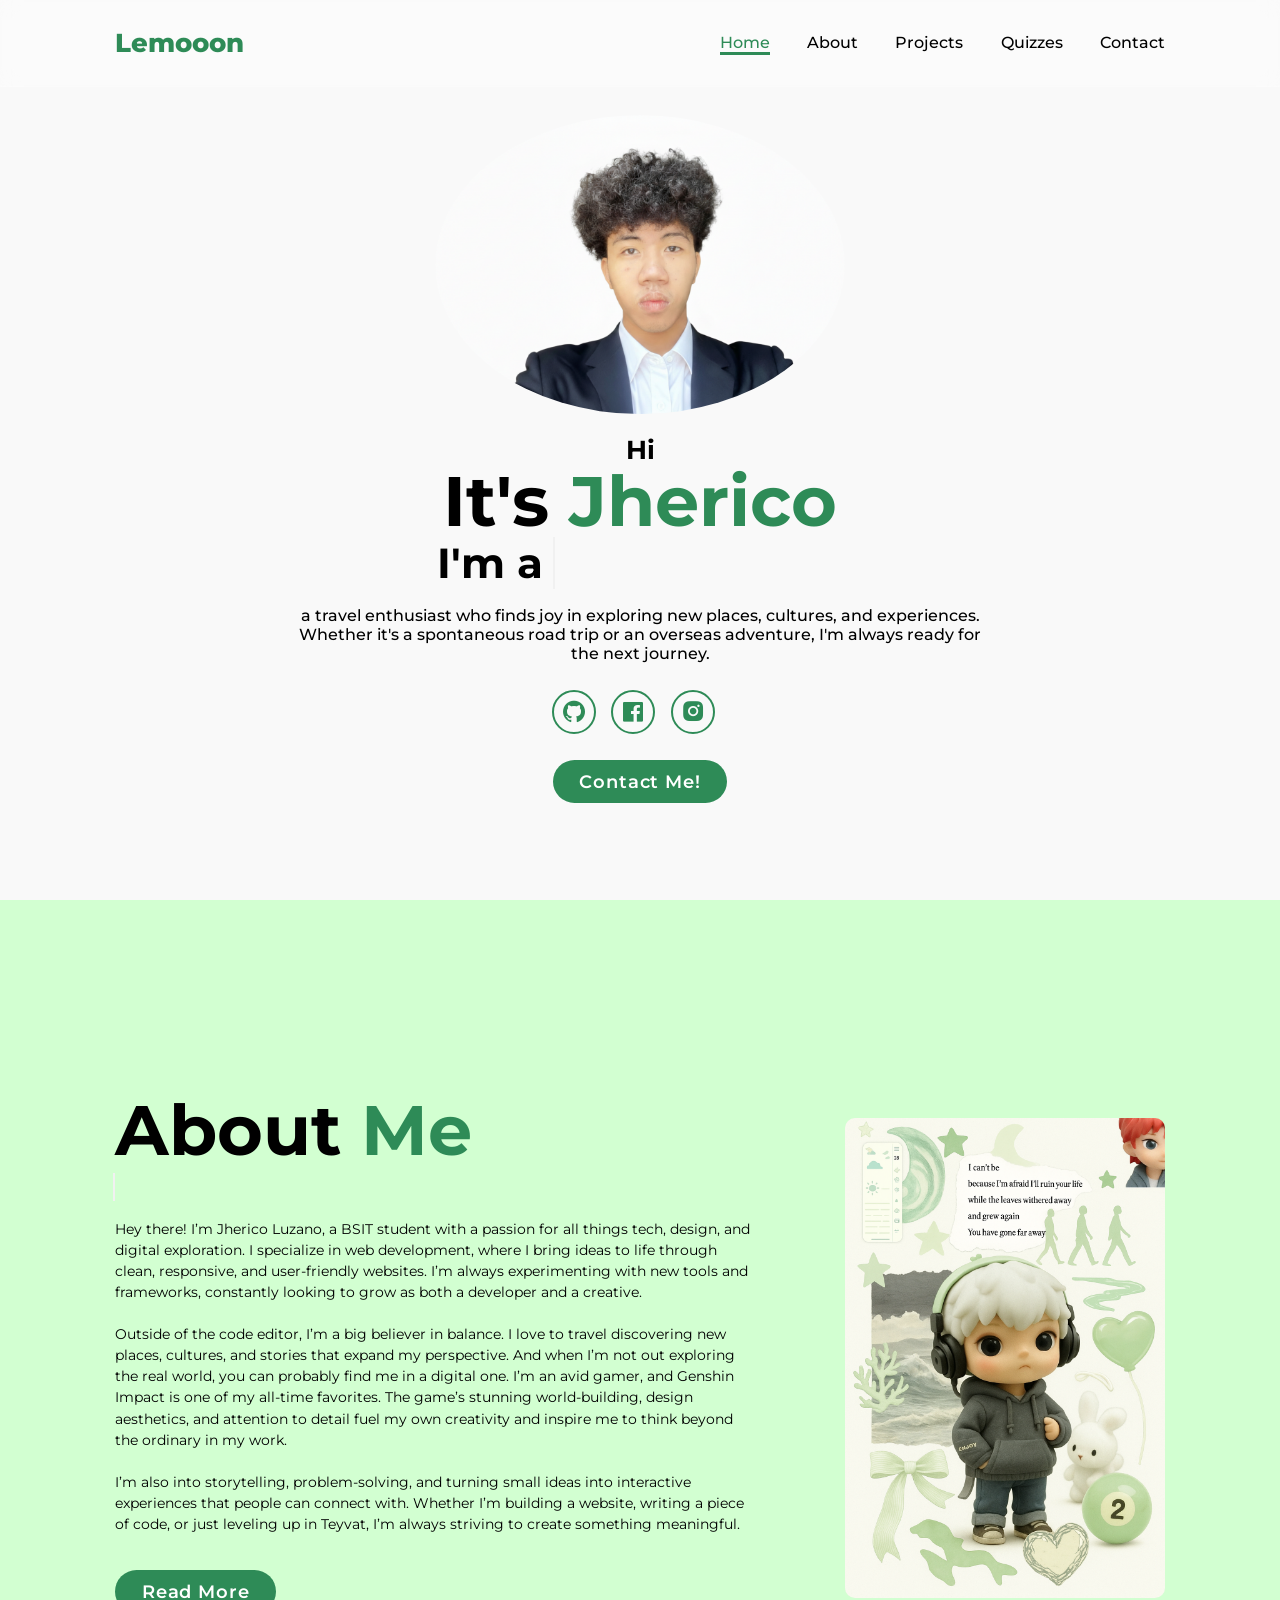
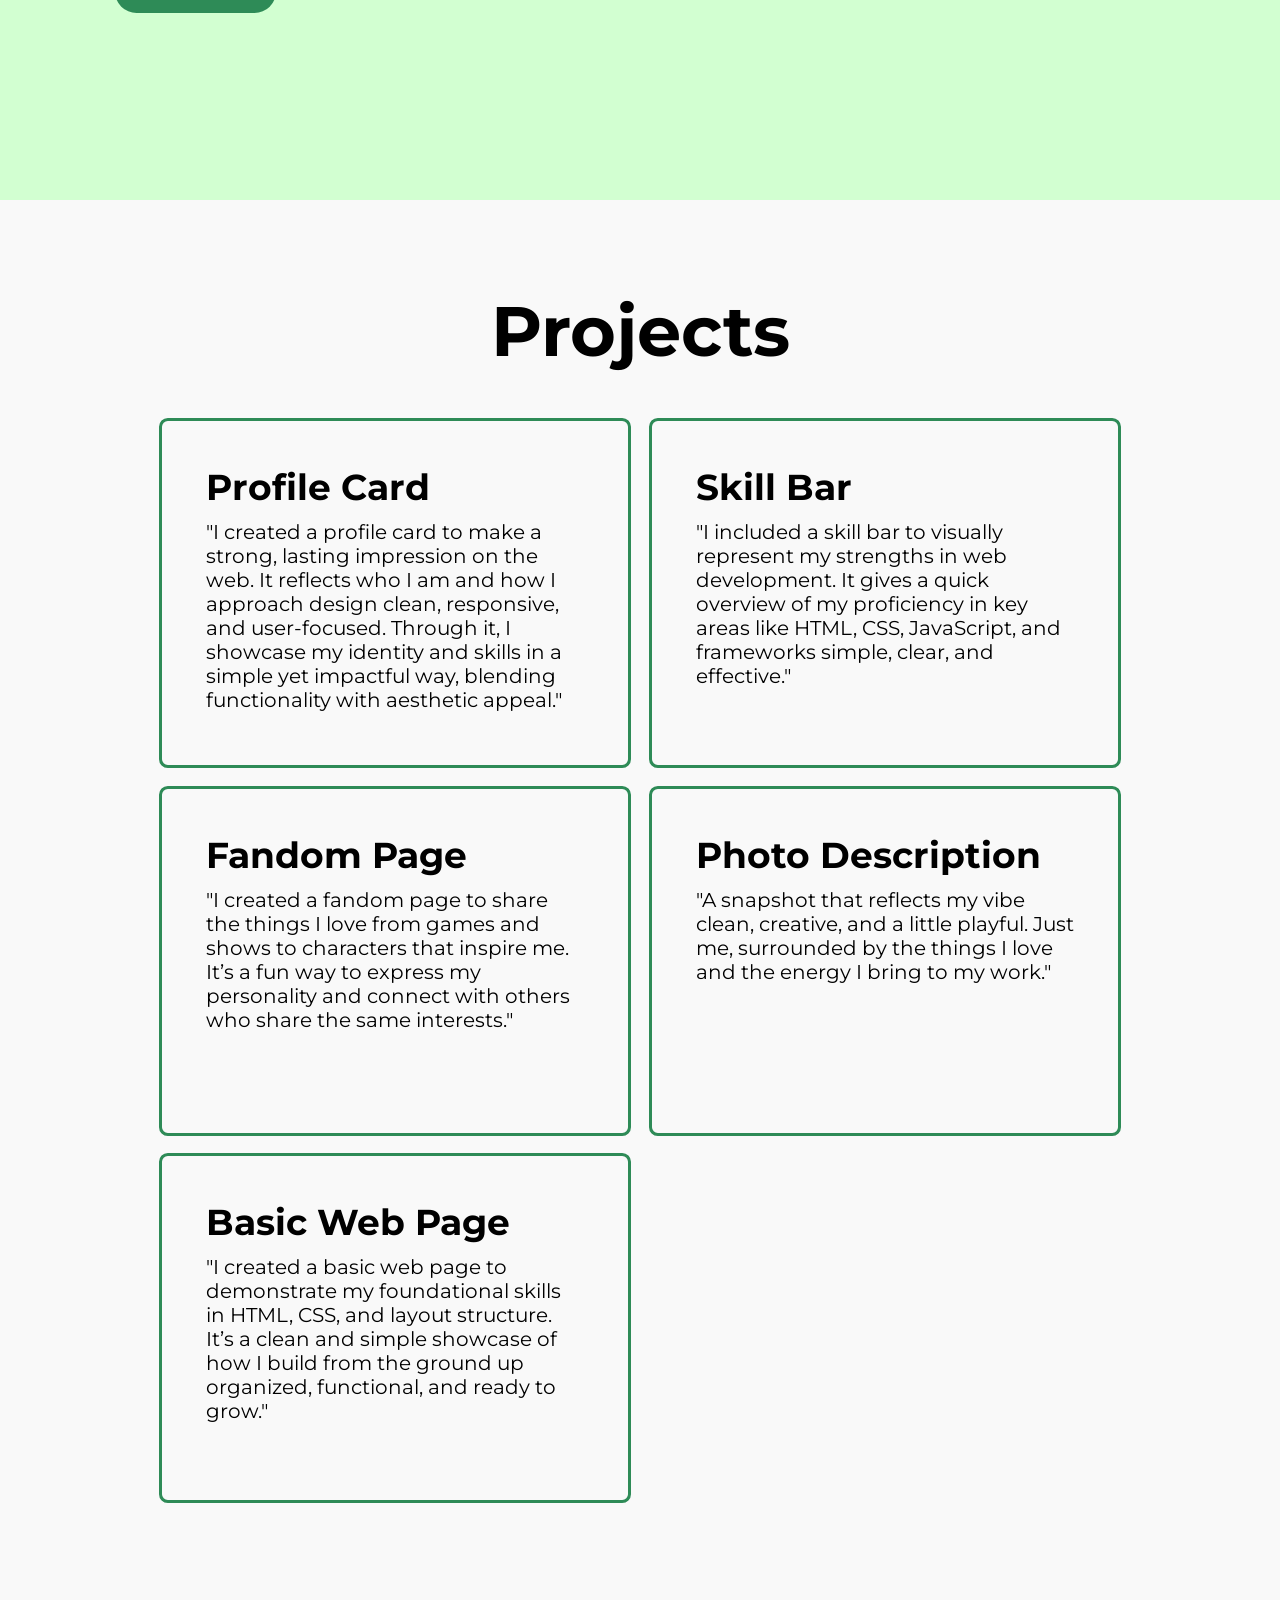
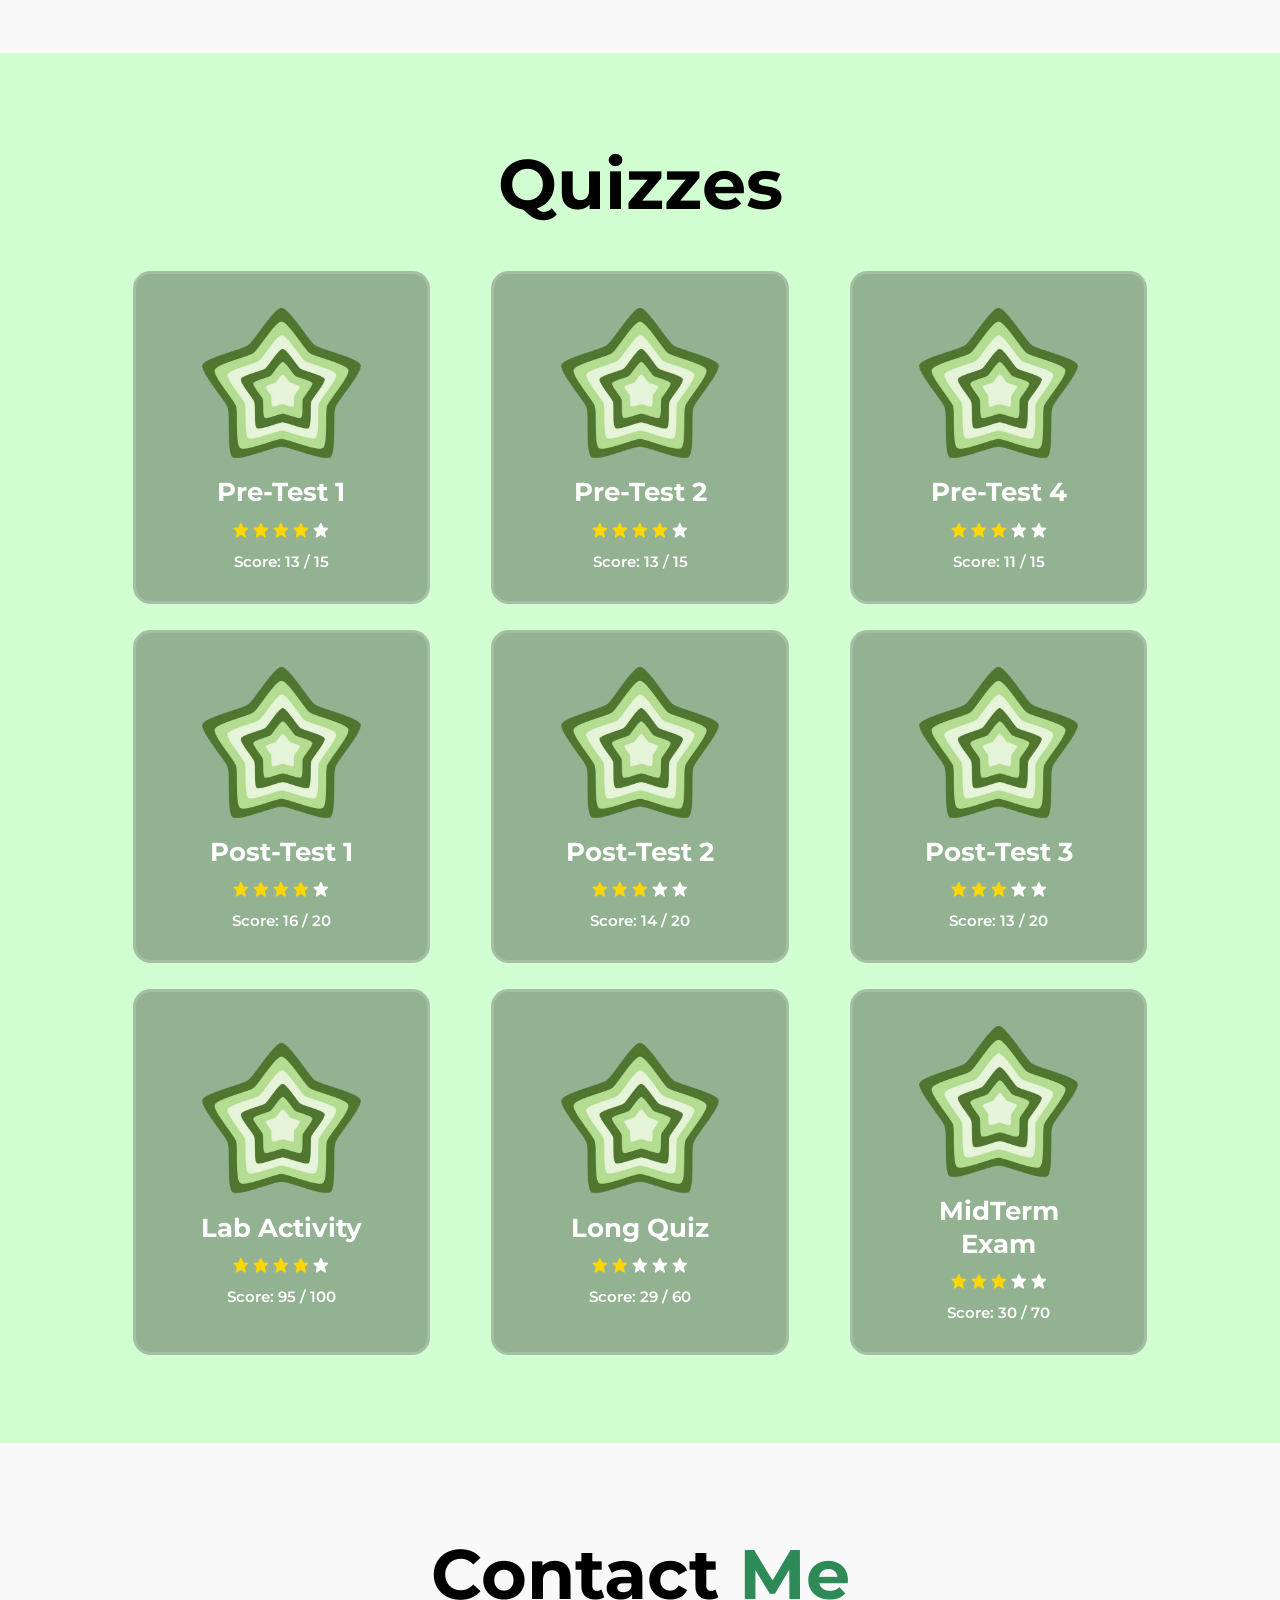
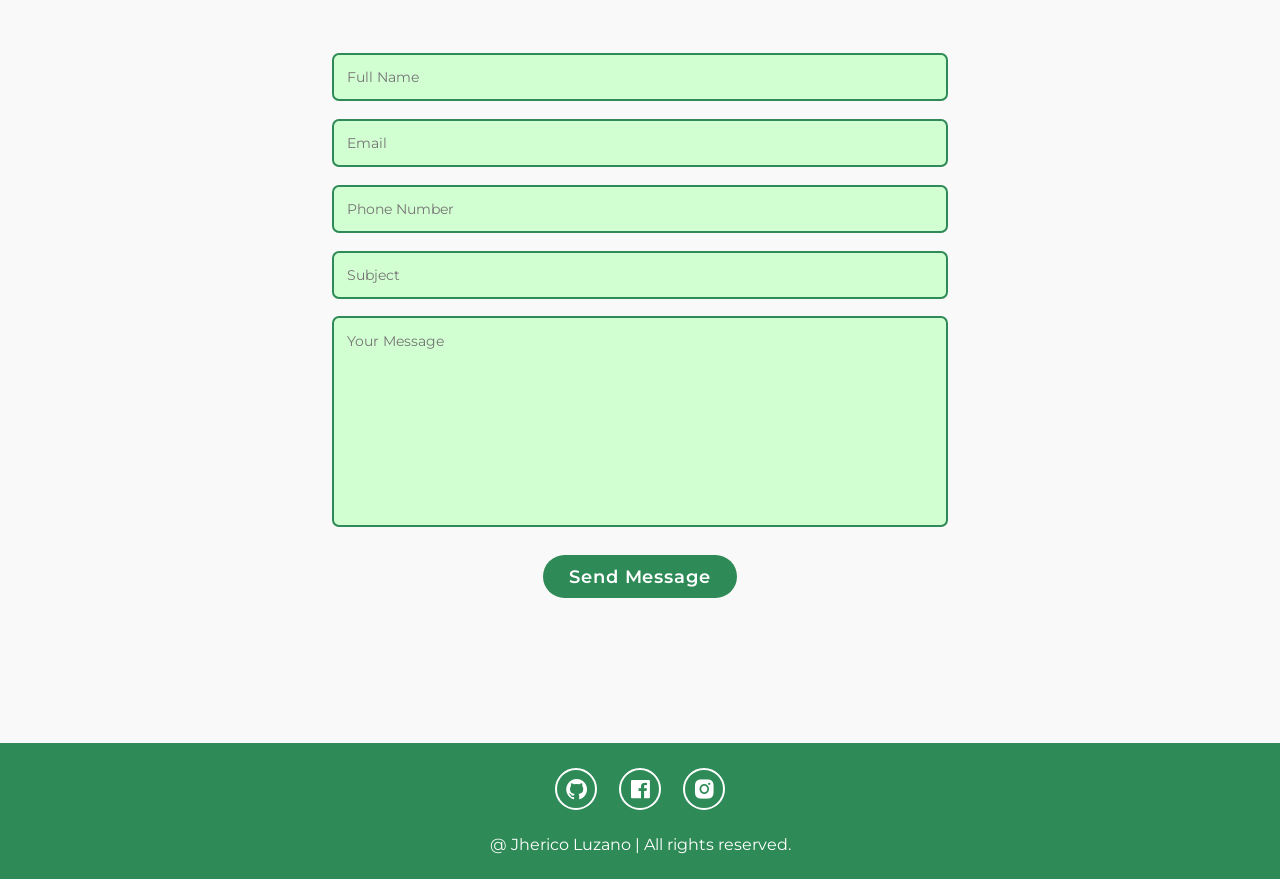
<file: index.html>
<!DOCTYPE html>
<html lang="en">
<head>
    <meta charset="UTF-8">
    <meta name="viewport" content="width=device-width, initial-scale=1.0">
    <title>My Portfolio</title>
    <link rel="icon" href="Images/icon.png">
    <link rel="stylesheet" href="style.css">
    <link rel="preconnect" href="https://fonts.googleapis.com">
    <link rel="preconnect" href="https://fonts.gstatic.com" crossorigin>
    <link href="https://fonts.googleapis.com/css2?family=Montserrat:ital,wght@0,100..900;1,100..900&family=Playfair:ital,opsz,wght@0,5..1200,300..900;1,5..1200,300..900&family=Roboto:ital,wght@0,100;0,300;0,400;0,500;0,700;0,900;1,100;1,300;1,400;1,500;1,700;1,900&display=swap" rel="stylesheet">
    <link href='https://unpkg.com/boxicons@2.1.4/css/boxicons.min.css' rel='stylesheet'>
</head>
<body>
    <header class="header">
        <a href="#" class="logo"><span>Lemooon</span></a>

            <i class='bx bx-menu' id="menu-icon"></i>

            <nav class="navbar">
                <a href="#home" class="active">Home</a>
                <a href="#about">About</a>
                <a href="#projects">Projects</a>
                <a href="#quizzes">Quizzes</a>
                <a href="#contact">Contact</a>
            </nav>
    </header>

    <!--Home Section-->
    <section class="home" id="home">
        <div class="home-img">
            <img src="Images/home-img.png" alt="home-image">
        </div>

        <div class="home-content">
            <h3>Hi</h3>
            <h1>It's <span>Jherico</span></h1>
            <h3 class="text-animation">
                I'm a <span></span>
            </h3>
            <p>a travel enthusiast who finds joy in exploring new places, cultures, and experiences. 
                Whether it's a spontaneous road trip or an overseas adventure, 
                I'm always ready for the next journey.</p>

                <div class="social-icons">
                    <a href="https://github.com/lemooo-n" target="_blank"><i class='bx bxl-github' ></i></a>
                    <a href="https://www.facebook.com/ekko.ekko.169405" target="_blank"><i class='bx bxl-facebook-square' ></i></a>
                    <a href="https://www.instagram.com/yzuooo_po?hl=en" target="_blank"><i class='bx bxl-instagram-alt' ></i></a>
                </div>

                <a href="#contact" class="btn">Contact Me!</a>
        </div>
    </section>

    <!--About Section-->
    <section class="about" id="about">
        <div class="about-content">
            <h2 class="heading">About <span>Me</span></h2>
            <h3 class="text-animation">
                <span></span>
            </h3>
            <p>Hey there! I’m Jherico Luzano, a BSIT student with a passion for all things tech, design, and digital exploration. 
                I specialize in web development, where I bring ideas to life through clean, responsive, and user-friendly websites. 
                I’m always experimenting with new tools and frameworks, constantly looking to grow as both a developer and a creative.
                <br><br>
                Outside of the code editor, I’m a big believer in balance. I love to travel discovering new places, cultures, 
                and stories that expand my perspective. And when I’m not out exploring the real world, you can probably find me in a digital one. 
                I’m an avid gamer, and Genshin Impact is one of my all-time favorites. The game’s stunning world-building, design aesthetics, and 
                attention to detail fuel my own creativity and inspire me to think beyond the ordinary in my work.
                <br><br>
                I’m also into storytelling, problem-solving, and turning small ideas into interactive experiences that people can connect with. 
                Whether I’m building a website, writing a piece of code, or just leveling up in Teyvat, I’m always striving to create something meaningful.</p>
                <a href="about.html" class="btn">Read More</a>
        </div>
        <div class="about-img">
            <img src="About/about-imgg.png" alt="aboutimage">    
        </div>
    </section>

    <!--Projects Section-->
    <section class="projects" id="projects">
        <h2 class="heading">Projects</h2>
        <div class="projects-container">
        <div class="projects-box">
            <div class="projects-info">
                <h4>Profile Card</h4>
                <br>
                <p>"I created a profile card to make a strong, lasting impression on the web. It reflects who I am and how I approach design clean, responsive, and user-focused. 
                    Through it, I showcase my identity and skills in a simple yet impactful way, blending functionality with aesthetic appeal."</p>
            </div>
        </div>
        <div class="projects-box">
            <div class="projects-info">
                <h4>Skill Bar</h4>
                <br>
                <p>"I included a skill bar to visually represent my strengths in web development. 
                    It gives a quick overview of my proficiency in key areas like HTML, CSS, JavaScript, and frameworks simple, clear, and effective."</p>
            </div>
        </div>
        <div class="projects-box">
            <div class="projects-info">
                <h4>Fandom Page</h4>
                <br>
                <p>"I created a fandom page to share the things I love from games and shows to characters that inspire me. 
                    It’s a fun way to express my personality and connect with others who share the same interests."</p>
            </div>
        </div>
        <div class="projects-box">
            <div class="projects-info">
                <h4>Photo Description</h4>
                <br>
                <p>"A snapshot that reflects my vibe clean, creative, and a little playful. Just me, surrounded by the things I love and the energy I bring to my work."</p>
            </div>
        </div>
        <div class="projects-box">
            <div class="projects-info">
                <h4>Basic Web Page</h4>
                <br>
                <p>"I created a basic web page to demonstrate my foundational skills in HTML, CSS, and layout structure. 
                    It’s a clean and simple showcase of how I build from the ground up organized, functional, and ready to grow."</p>
            </div>
        </div>
    </div>
    </section>

    <!--Quizzes Section-->
    <section class="quizzes" id="quizzes">
        <div class="quizzes-box">
            <h2 class="heading">Quizzes</h2>

            <div class="wrapper">
                <div class="quizzes-item">
                    <img src="Quizzes/quizzes.png" alt="quiz">
                    <h2>Pre-Test 1</h2>
                    <div class="rating">
                        <i class='bx bxs-star' id="star"></i>
                        <i class='bx bxs-star' id="star"></i>
                        <i class='bx bxs-star' id="star"></i>
                        <i class='bx bxs-star' id="star"></i>
                        <i class='bx bxs-star' id="nostar"></i>
                    </div>
                    <p>Score: 13 / 15</p>
                </div>
            
                <div class="quizzes-item">
                    <img src="Quizzes/quizzes.png" alt="quiz">
                    <h2>Pre-Test 2</h2>
                    <div class="rating">
                        <i class='bx bxs-star' id="star"></i>
                        <i class='bx bxs-star' id="star"></i>
                        <i class='bx bxs-star' id="star"></i>
                        <i class='bx bxs-star' id="star"></i>
                        <i class='bx bxs-star' id="nostar"></i>
                    </div>
                    <p>Score: 13 / 15</p>
                </div>
            
                <div class="quizzes-item">
                    <img src="Quizzes/quizzes.png" alt="quiz">
                    <h2>Pre-Test 4</h2>
                    <div class="rating">
                        <i class='bx bxs-star' id="star"></i>
                        <i class='bx bxs-star' id="star"></i>
                        <i class='bx bxs-star' id="star"></i>
                        <i class='bx bxs-star' id="nostar"></i>
                        <i class='bx bxs-star' id="nostar"></i>
                    </div>
                    <p>Score: 11 / 15</p>
                </div>

                <div class="quizzes-item">
                    <img src="Quizzes/quizzes.png" alt="quiz">
                    <h2>Post-Test 1</h2>
                    <div class="rating">
                        <i class='bx bxs-star' id="star"></i>
                        <i class='bx bxs-star' id="star"></i>
                        <i class='bx bxs-star' id="star"></i>
                        <i class='bx bxs-star' id="star"></i>
                        <i class='bx bxs-star' id="nostar"></i>
                    </div>
                    <p>Score: 16 / 20</p>
                </div>

                <div class="quizzes-item">
                    <img src="Quizzes/quizzes.png" alt="quiz">
                    <h2>Post-Test 2</h2>
                    <div class="rating">
                        <i class='bx bxs-star' id="star"></i>
                        <i class='bx bxs-star' id="star"></i>
                        <i class='bx bxs-star' id="star"></i>
                        <i class='bx bxs-star' id="nostar"></i>
                        <i class='bx bxs-star' id="nostar"></i>
                    </div>
                    <p>Score: 14 / 20</p>
                </div>

                <div class="quizzes-item">
                    <img src="Quizzes/quizzes.png" alt="quiz">
                    <h2>Post-Test 3</h2>
                    <div class="rating">
                        <i class='bx bxs-star' id="star"></i>
                        <i class='bx bxs-star' id="star"></i>
                        <i class='bx bxs-star' id="star"></i>
                        <i class='bx bxs-star' id="nostar"></i>
                        <i class='bx bxs-star' id="nostar"></i>
                    </div>
                    <p>Score: 13 / 20</p>
                </div>
                
                <div class="quizzes-item">
                    <img src="Quizzes/quizzes.png" alt="quiz">
                    <h2>Lab Activity</h2>
                    <div class="rating">
                        <i class='bx bxs-star' id="star"></i>
                        <i class='bx bxs-star' id="star"></i>
                        <i class='bx bxs-star' id="star"></i>
                        <i class='bx bxs-star' id="star"></i>
                        <i class='bx bxs-star' id="nostar"></i>
                    </div>
                    <p>Score: 95 / 100</p>
                </div>

                <div class="quizzes-item">
                    <img src="Quizzes/quizzes.png" alt="quiz">
                    <h2>Long Quiz</h2>
                    <div class="rating">
                        <i class='bx bxs-star' id="star"></i>
                        <i class='bx bxs-star' id="star"></i>
                        <i class='bx bxs-star' id="nostar"></i>
                        <i class='bx bxs-star' id="nostar"></i>
                        <i class='bx bxs-star' id="nostar"></i>
                    </div>
                    <p>Score: 29 / 60</p>
                </div>

                <div class="quizzes-item">
                    <img src="Quizzes/quizzes.png" alt="quiz">
                    <h2>MidTerm Exam</h2>
                    <div class="rating">
                        <i class='bx bxs-star' id="star"></i>
                        <i class='bx bxs-star' id="star"></i>
                        <i class='bx bxs-star' id="star"></i>
                        <i class='bx bxs-star' id="nostar"></i>
                        <i class='bx bxs-star' id="nostar"></i>
                    </div>
                    <p>Score: 30 / 70</p>
                </div>
            </div>
            
    </section>
    <!--Contact Section-->
    <section class="contact" id="contact">
        <h2 class="heading">Contact <span>Me</span></h2>

        <form action="#">

            <div class="input-box">
                <input type="text" placeholder="Full Name">
                <input type="email" placeholder="Email">
            </div>

            <div class="input-box">
                <input type="number" placeholder="Phone Number">
                <input type="emaul" placeholder="Subject">
            </div>

            <textarea name="" id="" cols="30" rows="10" placeholder="Your Message"></textarea>
            <input type="submit" value="Send Message" class="btn">
        </form>
    </section>

    <!--Footer Section-->
    <footer class="footer">
        <div class="social">
            <a href="https://github.com/lemooo-n" target="_blank"><i class='bx bxl-github' ></i></a>
            <a href="https://www.facebook.com/ekko.ekko.169405" target="_blank"><i class='bx bxl-facebook-square' ></i></a>
            <a href="https://www.instagram.com/yzuooo_po?hl=en" target="_blank"><i class='bx bxl-instagram-alt' ></i></a>
        </div>
        <p class="copyright">
            @ Jherico Luzano | All rights reserved.
        </p>
    </footer>
    <script src="script.js"></script>
</body>
</html>
</file>
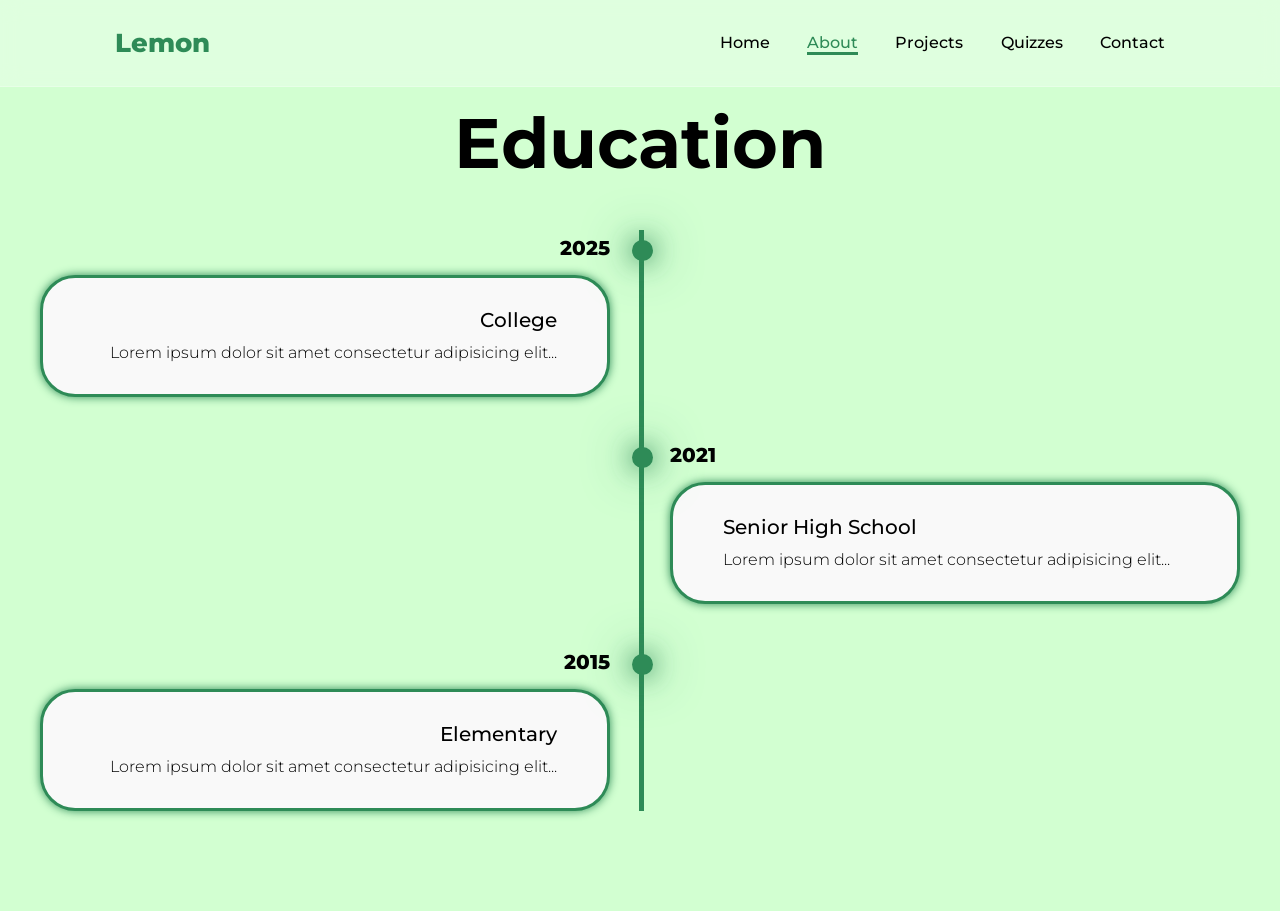
<file: about.html>
<!DOCTYPE html>
<html lang="en">
<head>
    <meta charset="UTF-8">
    <meta name="viewport" content="width=device-width, initial-scale=1.0">
    <title>About</title>
    <link rel="stylesheet" href="style.css">
    <link rel="preconnect" href="https://fonts.googleapis.com">
    <link rel="preconnect" href="https://fonts.gstatic.com" crossorigin>
    <link href="https://fonts.googleapis.com/css2?family=Montserrat:ital,wght@0,100..900;1,100..900&family=Playfair:ital,opsz,wght@0,5..1200,300..900;1,5..1200,300..900&family=Roboto:ital,wght@0,100;0,300;0,400;0,500;0,700;0,900;1,100;1,300;1,400;1,500;1,700;1,900&display=swap" rel="stylesheet">
    <link href='https://unpkg.com/boxicons@2.1.4/css/boxicons.min.css' rel='stylesheet'>
</head>
<body>
    <header class="header">
        <a href="#" class="logo"><span>Lemon</span></a>
        <i class='bx bx-menu' id="menu-icon"></i>

        <nav class="navbar">
            <a href="index.html">Home</a>
            <a href="#education" class="active">About</a>
            <a href=index.html>Projects</a>
            <a href=index.html>Quizzes</a>
            <a href=index.html>Contact</a>
        </nav>
    </header>

    <!--Read More Section-->
    <section class="education" id="education">
        <h2 class="heading">Education</h2>
      
        <div class="timeline-items">
          <div class="timeline-item">
            <div class="timeline-dot"></div>
            <div class="timeline-date">2025</div>
            <div class="timeline-content">
              <h3>College</h3>
              <p>Lorem ipsum dolor sit amet consectetur adipisicing elit...</p>
            </div>
          </div>
      
          <div class="timeline-item">
            <div class="timeline-dot"></div>
            <div class="timeline-date">2021</div>
            <div class="timeline-content">
              <h3>Senior High School</h3>
              <p>Lorem ipsum dolor sit amet consectetur adipisicing elit...</p>
            </div>
          </div>
      
          <div class="timeline-item">
            <div class="timeline-dot"></div>
            <div class="timeline-date">2015</div>
            <div class="timeline-content">
              <h3>Elementary</h3>
              <p>Lorem ipsum dolor sit amet consectetur adipisicing elit...</p>
            </div>
          </div>
        </div>
      </section>      
      <script src="script.js"></script>
</body>
</html>
</file>
<file: style.css>
* {
    margin: 0;
    padding: 0;
    border: none;
    outline: none;
    box-sizing: border-box;
    text-decoration: none;
    scroll-behavior: smooth;
    font-family: 'Montserrat', sans-serif;
}

:root {
    --bg-color: #f9f9f9;
    --second-bg-color: #d2ffd1;
    --text-color: black;
    --main-color: #2e8b57;
}

html {
    font-size: 62.5%;
    overflow-x: hidden;
}

body {
    background: var(--bg-color);
    color: var(--text-color);
}

.header {
    position: fixed;
    top: 0;
    left: 0;
    width: 100%;
    padding: 3rem 9%;
    background: rgba(255, 255, 255, 0.3);
    border-bottom: 1px solid rgba(255, 255, 255, 0.25);
    backdrop-filter: blur(10px);
    display: flex;
    justify-content: space-between;
    align-items: center;
    z-index: 100;
}

.logo {
    font-size: 3rem;
    color: var(--text-color);
    font-weight: 800;
    cursor: pointer;
    transition: 0.3s ease;
}

.logo:hover {
    transform: scale(1.1);
}

.navbar a{
    font-size: 1.8rem;
    color: black;
    margin-left: 4rem;
    font-weight: 500;
    transition: 0.3s ease;
    border-bottom: 3px solid transparent;
}

.navbar a:hover,
.navbar a.active {
    color: var(--main-color);
    border-bottom: 3px solid var(--main-color);
}

#menu-icon {
    font-size: 3.6rem;
    color: var(--main-color);
    display: none;
}

section {
    min-height: 100vh;
    padding: 10rem 9% 10rem;
}

/*HOME SECTION*/
.home {
    display: flex;
    justify-content: center;
    align-items: center;
    flex-direction: column;
    gap: 1rem;
}

.home-content {
    display: flex;
    align-items: center;
    justify-content: center;
    flex-direction: column;
    text-align: center;
    margin-top: 3rem;
}

.home-content h3 {
    font-size: 3rem;
    font-weight: 700;
}

span {
    color: var(--main-color);
}

.logo span {
    color: var(--main-color);
}

.home-content h3:nth-of-type(2) {
    margin-bottom: 2rem;
    font-size: 4.8rem;
}

.home-content h1 {
    font-size: 8rem;
    font-weight: 700;
    line-height: 1;
}

.home-img {
    border-radius: 50%;
}

.home-img img {
    position: relative;
    top: 2rem;
    width: 16vw;
    border-radius: 50%;
    cursor: pointer;
}

.home-content p {
    font-size: 1.8rem;
    font-weight: 500;
    width: 1000px;
}

.social-icons a {
    display: inline-flex;
    justify-content: center;
    align-items: center;
    width: 5rem;
    height: 5rem;
    background: transparent;
    border: 0.3rem solid var(--main-color);
    font-size: 3rem;
    border-radius: 50%;
    color: var(--main-color);
    margin: 3rem 1.5rem 3rem 0;
    transition: 0.3s ease;
}

.social-icons a:hover {
    color: white;
    transform: scale(1.3) translateY(-5px);
    background-color: var(--main-color);
}

.btn {
    display: inline-block;
    padding: 1rem 2.8rem;
    background: var(--main-color);
    border-radius: 4rem;
    font-size: 2rem;
    color: white;
    border: 2px solid transparent;
    letter-spacing: 0.1rem;
    font-weight: 600;
    transition: 0.3s ease;
    cursor: pointer;
}

 .btn:hover {
    transform: scale(1.05);
    background: var(--bg-color);
    color: var(--main-color);
    border: 2px solid var(--main-color);
 }

 .text-animation {
    font-size: 34px;
    font-weight: 600;
    min-width: 280px;
 }

 .text-animation span {
    position: relative;
 }

 .text-animation span::before {
    content: 'BSIT Student';
    color: var(--main-color);
    animation: words 20s infinite;
 }

 .text-animation span::after {
    content: '';
    background-color: var(--bg-color);
    position: absolute;
    width: calc(100% + 8px);
    height: 100%;
    border-left: 2px solid #f1f1f1;
    right: -8px;
    animation: cursor 0.6s infinite, typing 20s steps(14) infinite ;
 }

 @keyframes cursor {
    to{
        border-left: 2px solid var(--main-color);
    }
 }
 @keyframes words {
    0%,
    20% {
        content: 'Traveler';
    }
    21%,
    40% {
        content: 'Aspiring Web Developer';
    }
    41%,
    60% {
        content: 'Aspiring Programmer';
    }
    61%,
    80% {
        content: 'Aspiring Software Developer';
    }
    81%,
    100% {
        content: 'Aspiring Cloud Engineer';
    }
 }

 @keyframes typing {
    10%,
    15%,
    30%,
    35%,
    50%,
    55%,
    70%,
    75%,
    90%,
    95% {
        width: 0;
    }
    5%,
    20%,
    25%,
    40%,
    45%,
    60%,
    65%,
    80%,
    85% {
        width: calc(100% + 8px);
    }
 }

 /*ABOUT SECTION*/
 .about {
    display: flex;
    justify-content: center;
    align-items: center;
    gap: 10rem;
    background: var(--second-bg-color);
    color: black;
 }

 .about-img {
    border-radius: 10px;
 }
 .about-img img {
    position: relative;
    width: 25vw;
    border-radius: 10px;
    top: 1rem;
    cursor: pointer;
 }

 .about .btn {
    margin-top: 2rem;
 }

 .heading {
    text-align: center;
    font-size: 8rem;
 }

 .about-content h2 {
    text-align: left;
    min-height: 1.5;
 }

 .about-content h3 {
    font-size: 2.6rem;
 }

 .about-content p {
    font-size: 1.6rem;
    margin: 2rem 0rem;
    line-height: 1.5;
 }

 .about-content .text-animation span::before {
    content: 'BSIT Student';
    color: var(--main-color);
    animation: words 20s infinite;
 }

 .about-content .text-animation span::after {
    content: '';
    background-color: var(--second-bg-color);
    position: absolute;
    width: calc(100% + 8px);
    height: 100%;
    border-left: 2px solid #f1f1f1;
    right: -8px;
    animation: cursor 0.6s infinite, typing 20s steps(14) infinite ;
 }

 ::-webkit-scrollbar {
    width: 10px;
 }

 ::-webkit-scrollbar-thumb {
    background-color: var(--main-color);
 }

 ::-webkit-scrollbar-track {
    background-color: var(--bg-color);
    width: 50px;
 }

/*ABOUT MORE SECTION*/
.education {
    padding: 100px 15px;
    background: var(--second-bg-color);
}

.education h2 {
    margin-bottom: 5rem;
}

.timeline-items {
    max-width: 1200px;
    margin: auto;
    display: flex;
    flex-wrap: wrap;
    position: relative;
}

.timeline-items::before {
    content: "";
    position: absolute;
    width: 5px;
    height: 100%;
    background-color: var(--main-color);
    left: calc(50% - 1px);
}

.timeline-item {
    margin-bottom: 40px;
    width: 100%;
    position: relative;
}

.timeline-item:last-child {
    margin-bottom: 0;
}

.timeline-item:nth-child(odd) {
    padding-right: calc(50% + 30px);
    text-align: right;
}

.timeline-item:nth-child(even) {
    padding-left: calc(50% + 30px);
}

.timeline-dot {
    height: 21px;
    width: 21px;
    background-color: var(--main-color);
    box-shadow: 0 0 25px var(--main-color),
                0 0 50px var(--main-color);
    position: absolute;
    left: calc(50% - 8px);
    border-radius: 50%;
    top: 10px;
}

.timeline-date {
    font-size: 20px;
    font-weight: 800;
    color: black;
    margin: 6px 0 15px;
}

.timeline-content {
    background-color: var(--bg-color);
    border: 3px solid var(--main-color);
    padding: 30px 50px;
    border-radius: 4rem;
    box-shadow: 0 0 10px var(--main-color);
    cursor: pointer;
    transition: 0.3s ease-in-out;
}

.timeline-content:hover {
    transform: scale(1.05);
    box-shadow: 0 0 25px var(--main-color);
}

.timeline-content h3 {
    font-size: 20px;
    color: black;
    margin: 0 0 10px;
    font-weight: 500;
}

.timeline-content p {
    color: black;
    font-size: 16px;
    font-weight: 300;
    line-height: 22px;
}

/*PROJECTS SECTION*/
  .projects {
    background: var(--bg-color);
    color: black;
  }

  .projects h2{
    margin-bottom: 5rem;
    color: black;
  }

  .projects-container {
    display: grid;
    grid-template-columns: repeat(3, 1fr);
    align-items: center;
    gap: 2rem;
  }

  .projects-box {
    border: 3px solid var(--main-color);
    height: 350px;
    border-radius: 1em;
    cursor: pointer;
    transition: 0.3s ease;
  }

  .projects-box:hover {
    background: var(--main-color);
    color: white;
    transform: scale(1.03);
  }

  .projects-box .projects-info {
    display: flex;
    flex-direction: column;
    text-align: left;
    justify-content: center;
    align-items: baseline;
    padding: 5rem;
  }

  .projects-info h4 {
    font-size: 36px;
    font-weight: bold;
  }

  .projects-info p {
    margin-top: 2rem;
    font-size: 20px;
    font-weight: 400;
    margin: auto;
  }

/*QUIZZES SECTION*/
.quizzes {
    background-color: var(--second-bg-color);
}

.quizzes-box {
    background-size: cover;
    display: flex;
    align-items: center;
    justify-content: center;
    flex-direction: column;
}

.quizzes .heading {
    margin-bottom: 5rem;
}

.quizzes-box img {
    width: 18rem;
}

.wrapper {
    display: grid;
    grid-template-columns: repeat(3, 1fr);
    gap: 3rem;
}

.quizzes-item {
    min-height: 50px;
    max-width: 450px;
    background: rgba(0, 0, 0, 0.3);
    border: 3px solid rgba(238, 238, 238, 0.2);
    border-radius: 2rem;
    margin: 0 2rem;
    padding: 30px 60px;
    cursor: pointer;
    display: flex;
    flex-direction: column;
    align-items: center;
    justify-content: center;
    text-align: center;
    gap: 1.5rem;
    color: white;
    transition: 0.4s ease-in-out;
}

.quizzes-item:hover {
    border: 3px solid var(--main-color);
    transform: translateY(-10px)scale(1.03);
    box-shadow: 0 0 50px var(--main-color);
}

.quizzes-item h2 {
    font-size: 3rem;
}

.quizzes-item p {
    font-size: 1.7rem;
    font-weight: 600;
}

#star {
    color: gold;
    font-size: 2rem;
}

#nostar {
    font-size: 2rem;
}

/*CONTACT SECTION*/
.contact {
    background-color: var(--bg-color);
}

.contact h2 {
    margin-bottom: 3rem;
    color: black;
}

.contact form {
    max-width: 70rem;
    margin: 1rem auto;
    text-align: center;
    margin-bottom: 3rem;
}

.contact form .input-box {
    display: flex;
    justify-content: center;
    flex-wrap: wrap;
}

.contact form .input-box input,
.contact form textarea {
    width: 100%;
    padding: 1.5rem;
    font-size: 1.6rem;
    color: var(--text-color);
    background-color: var(--second-bg-color);
    border-radius: 0.8rem;
    border: 2px solid var(--main-color);
    margin: 1rem 0;
    resize: none;
}

.contact form .btn {
    margin-top: 2rem;
}

/*FOOTER SECTION*/
.footer {
    position: relative;
    bottom: 0;
    width: 100%;
    padding: 5px 0;
    background-color: var(--main-color);
}

.footer .social {
    text-align: center;
    padding-bottom: 25px;
    color: white;
    margin-top: 20px;
}

.footer .social a{
    font-size: 25px;
    color: white;
    border: 2px solid white;
    width: 42px;
    height: 42px;
    line-height: 42px;
    display: inline-block;
    text-align: center;
    border-radius: 50%;
    margin: 0 10px;
    transition: 0.3s ease;
}

.footer .social a:hover {
    transform: scale(1.2)translateY(-10px);
    background-color: white;
    color: var(--main-color);
}


.footer .copyright {
    margin-bottom: 20px;
    text-align: center;
    font-size: 16px;
    color: white;
}

/*MEDIA QUEREIS*/
@media(max-width:1285px) {
    html {
        font-size: 55%;
    }
    .projects-container {
        padding-bottom: 7rem;
        grid-template-columns: repeat(2,1fr);
        margin: 0 5rem;
    }
    .home p {
        width: 700px;
    }
    .home img {
        width: 32vw;
    }
}
@media(max-width:991px) {
    header {
        padding: 2rem 3%;
    }
    section {
        padding: 10rem 3% 2rem;
    }
    .footer {
        padding: 2rem 3%;
    }
}
@media(max-width:895px) {
    #menu-icon {
        display: block;
    }
    .navbar {
        position: absolute;
        top: 100%;
        right: 0;
        width: 50%;
        padding: 1rem 3%;
        background: var(--second-bg-color);
        border-left: 2px solid var(--main-color);
        border-bottom: 2px solid var(--main-color);
        border-bottom-left-radius: 2rem;
        display: none; 
        flex-direction: column;
        align-items: flex-start;
    }
    .navbar.active {
        display: flex;
    }
    .navbar.acitve {
        display: block;
        font-size: 2rem;
        margin: 3rem 0;
    }
    .home {
        flex-direction: column;
        margin: 5rem 4rem;
    }
    .home p {
        width: 500px;
    }
    .home-content h3 { 
        font-size: 2.6rem;
    }
    .home-content h1 {
        font-size: 5rem;
    }
    .home-img img{
        width: 70vw;
        margin-top: 4rem;
    }
    .about {
        flex-direction: column-reverse;
    }
    .about-content {
        margin: 0 2rem 4rem;
    }
    .about img {
        width: 64vw;
        margin-top: 1rem;
        margin-bottom: 3rem;
    }
    .projects h2 {
        margin-bottom: 3rem;
    }
    .projects-container {
        grid-template-columns: repeat(1,1fr);
    }
}

@media (max-width: 1024px) {
    .wrapper {
        grid-template-columns: repeat(2, 1fr);
    }
}

@media (max-width: 600px) {
    .wrapper {
        grid-template-columns: 1fr;
    }
}
</file>
